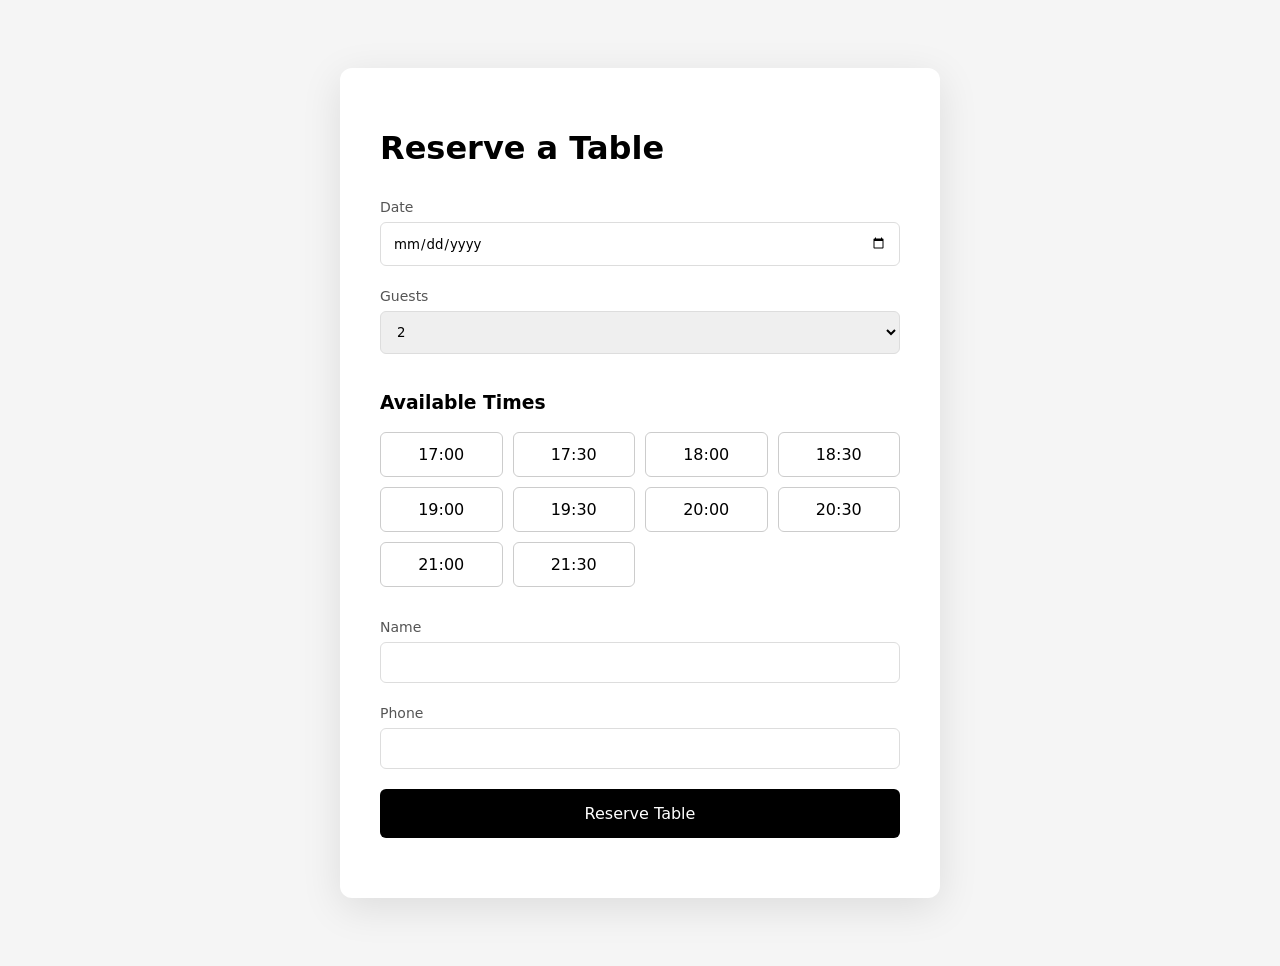
<file: book.html>
<!DOCTYPE html>
<html lang="en">
<head>
<meta charset="UTF-8">
<meta name="viewport" content="width=device-width, initial-scale=1.0">

<title>Reserve Table</title>

<style>

*{
box-sizing:border-box;
font-family:system-ui;
}

body{
background:#f5f5f5;
display:flex;
justify-content:center;
padding:60px;
}

.container{
width:600px;
background:white;
padding:40px;
border-radius:12px;
box-shadow:0 10px 40px rgba(0,0,0,0.1);
}

h1{
margin-bottom:30px;
}

label{
font-size:14px;
color:#555;
}

input,select{
width:100%;
padding:12px;
margin-top:6px;
margin-bottom:20px;
border:1px solid #ddd;
border-radius:6px;
}

.times{
display:grid;
grid-template-columns:repeat(4,1fr);
gap:10px;
margin-bottom:30px;
}

.time{
padding:12px;
border:1px solid #ccc;
border-radius:6px;
text-align:center;
cursor:pointer;
transition:0.2s;
}

.time:hover{
border-color:black;
}

.time.selected{
background:black;
color:white;
border-color:black;
}

.time.disabled{
background:#eee;
color:#aaa;
cursor:not-allowed;
}

button{
width:100%;
padding:15px;
border:none;
background:black;
color:white;
font-size:16px;
border-radius:6px;
cursor:pointer;
}

button:hover{
background:#333;
}

.success{
margin-top:20px;
color:green;
}

</style>

</head>

<body>

<div class="container">

<h1>Reserve a Table</h1>

<label>Date</label>
<input type="date" id="date">

<label>Guests</label>
<select id="guests">
<option>1</option>
<option>2</option>
<option selected>2</option>
<option>3</option>
<option>4</option>
<option>5</option>
<option>6</option>
</select>

<h3>Available Times</h3>

<div class="times" id="times"></div>

<label>Name</label>
<input type="text" id="name">

<label>Phone</label>
<input type="text" id="phone">

<button id="reserve">Reserve Table</button>

<div class="success" id="success"></div>

</div>

<script>

const API_URL="https://script.google.com/macros/s/XXXX/exec"

const openingTimes=[
"17:00","17:30","18:00","18:30",
"19:00","19:30","20:00","20:30",
"21:00","21:30"
]

let selectedTime=null

const timesContainer=document.getElementById("times")

function renderTimes(){

timesContainer.innerHTML=""

openingTimes.forEach(time=>{

let div=document.createElement("div")
div.className="time"
div.innerText=time

div.onclick=()=>{

document.querySelectorAll(".time")
.forEach(t=>t.classList.remove("selected"))

div.classList.add("selected")
selectedTime=time

}

timesContainer.appendChild(div)

})

}

renderTimes()

document.getElementById("reserve").onclick=async function(){

let date=document.getElementById("date").value
let name=document.getElementById("name").value
let phone=document.getElementById("phone").value
let guests=document.getElementById("guests").value

if(!date || !selectedTime || !name || !phone){

alert("Please fill all fields")
return

}

let start=date+"T"+selectedTime+":00"

let startDate=new Date(start)

let endDate=new Date(startDate.getTime()+2*60*60*1000)

await fetch(API_URL,{
method:"POST",
body:JSON.stringify({

name,
phone,
guests,
table:"Auto",
start:startDate.toISOString(),
end:endDate.toISOString()

})
})

document.getElementById("success").innerText="Reservation confirmed!"

}

</script>

</body>
</html>
</file>
